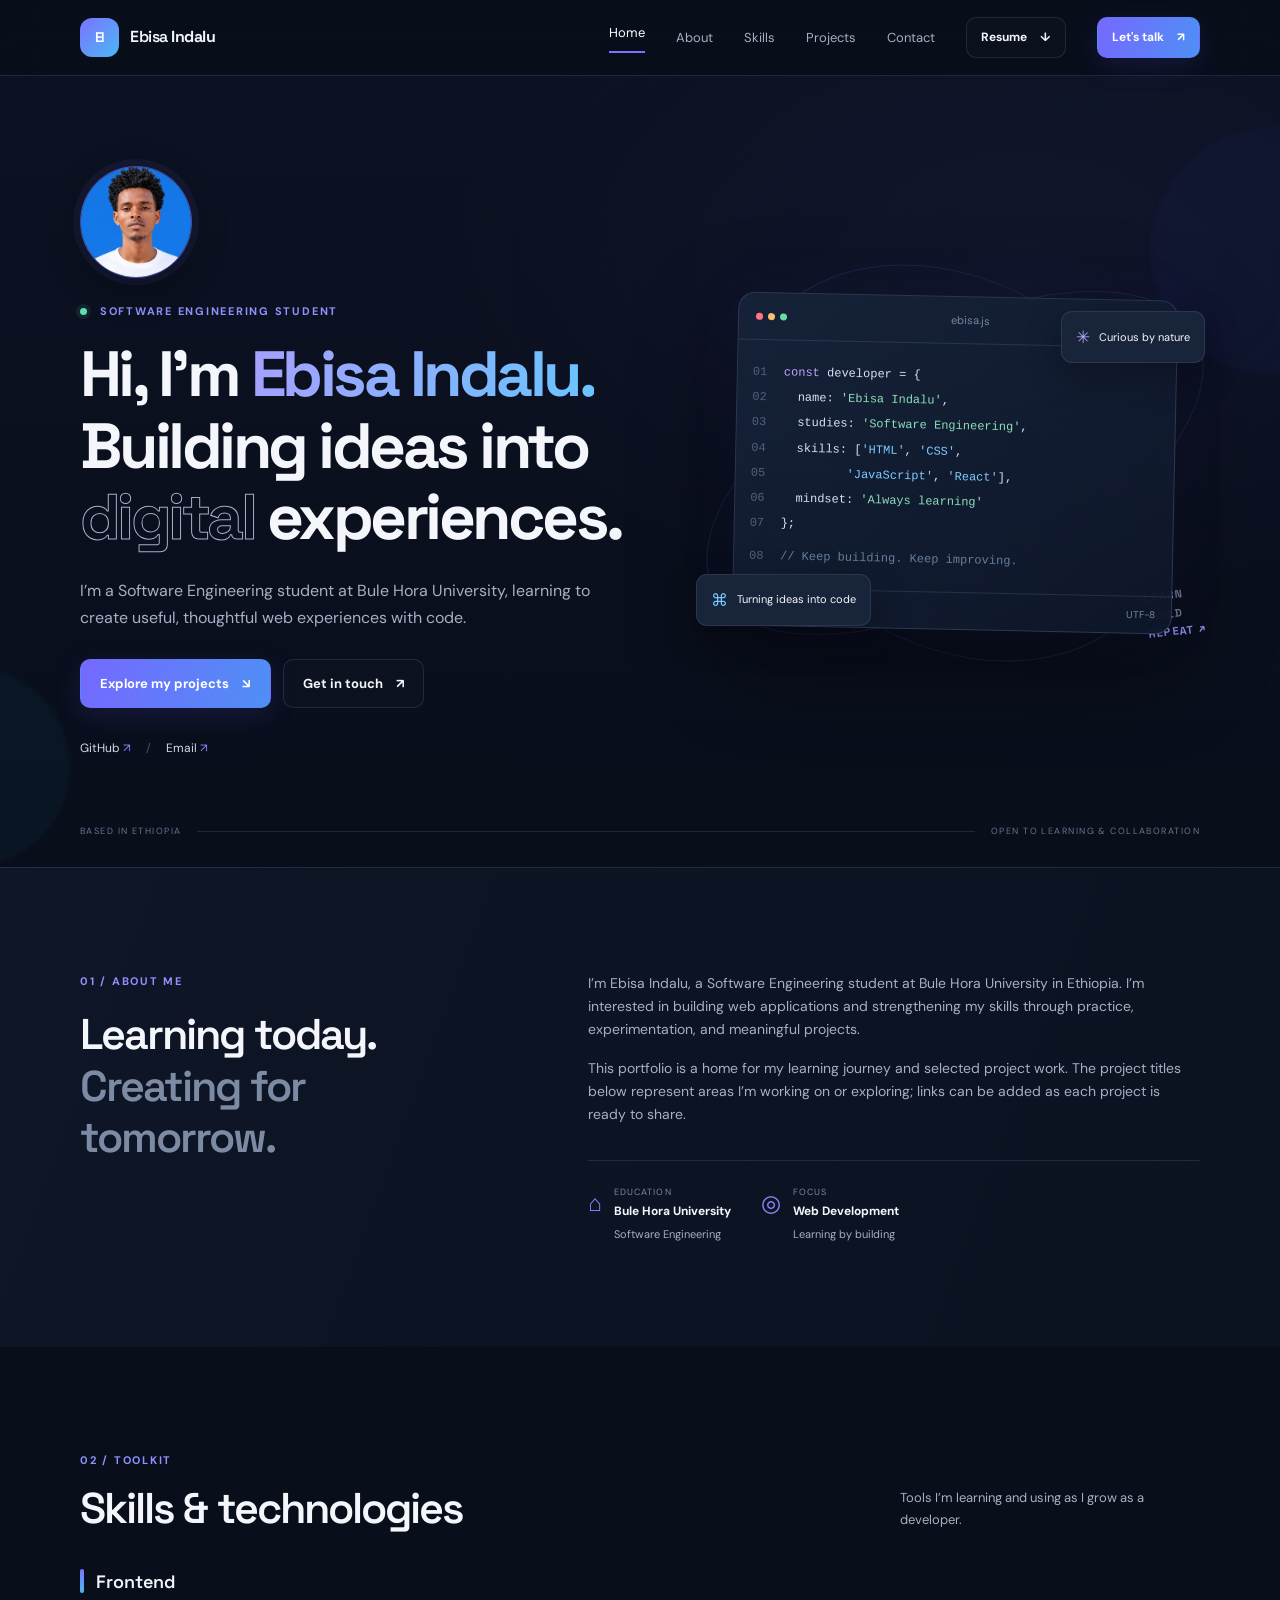
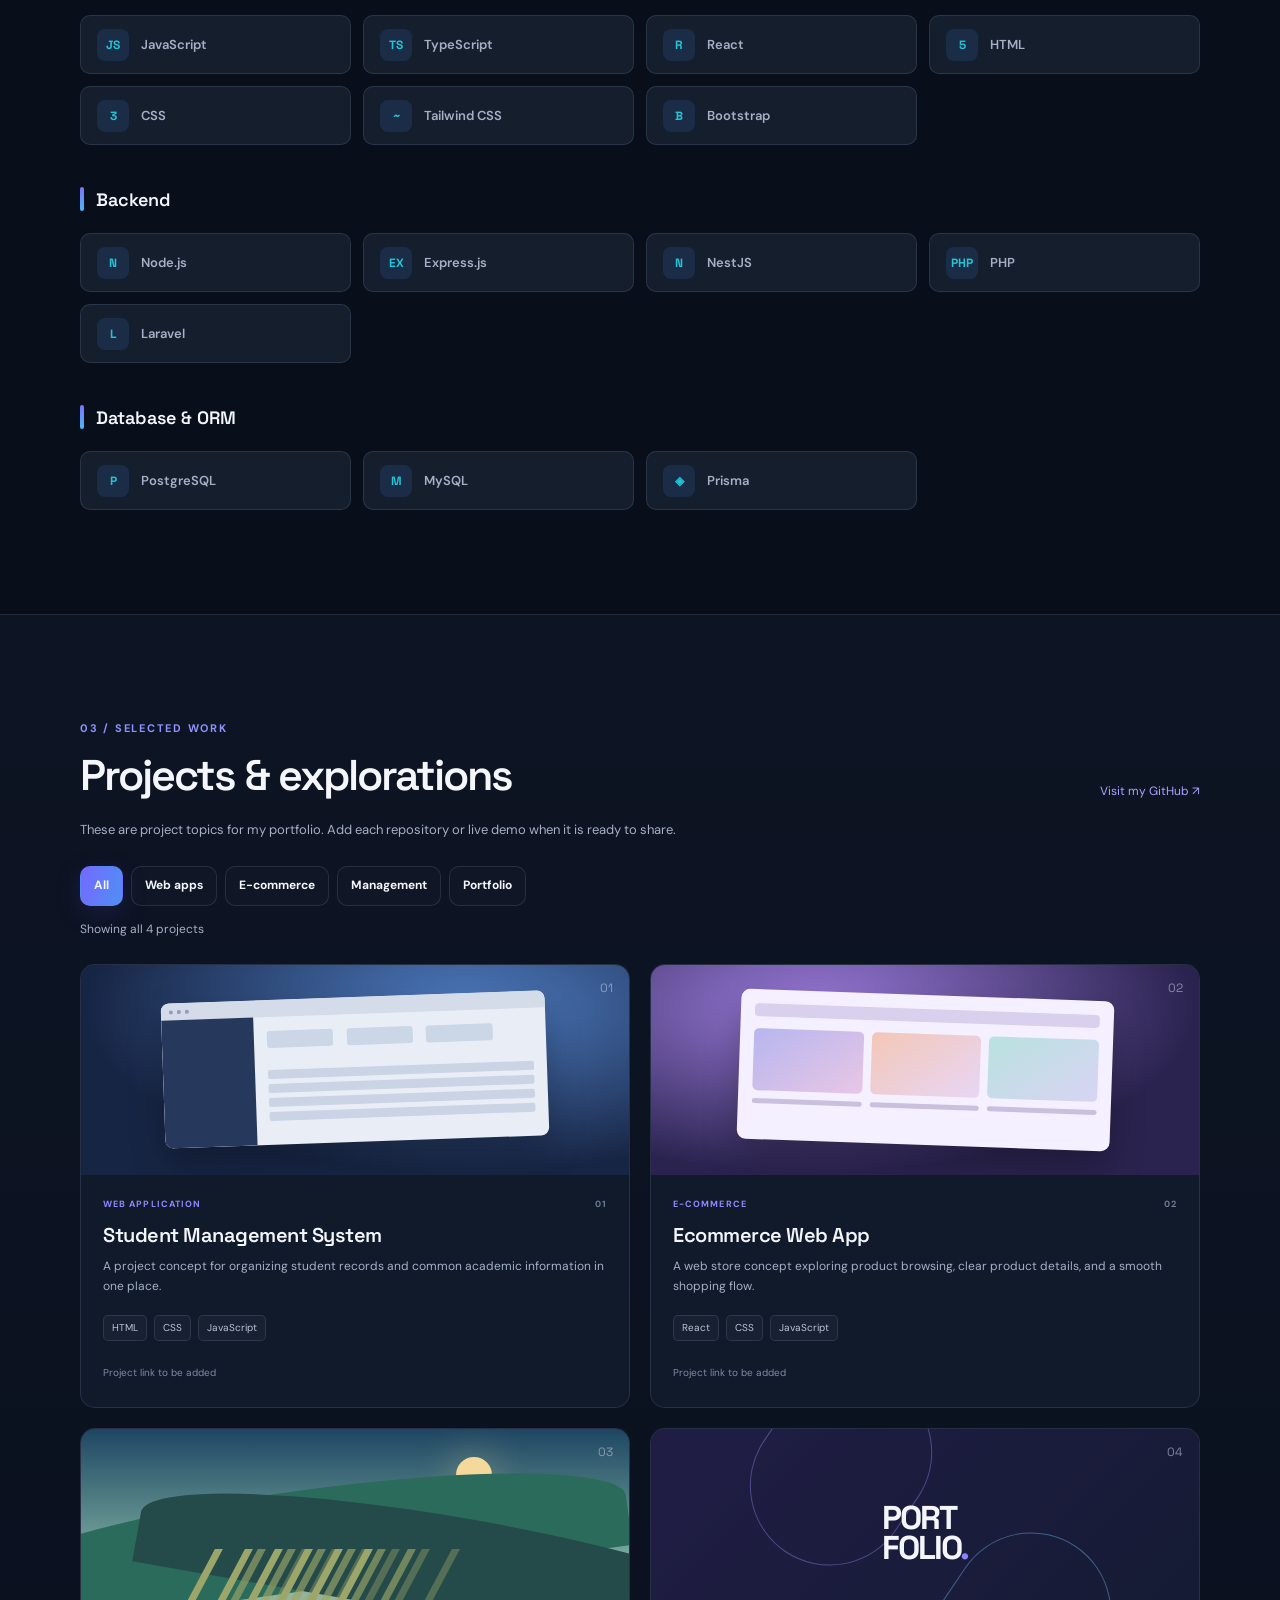
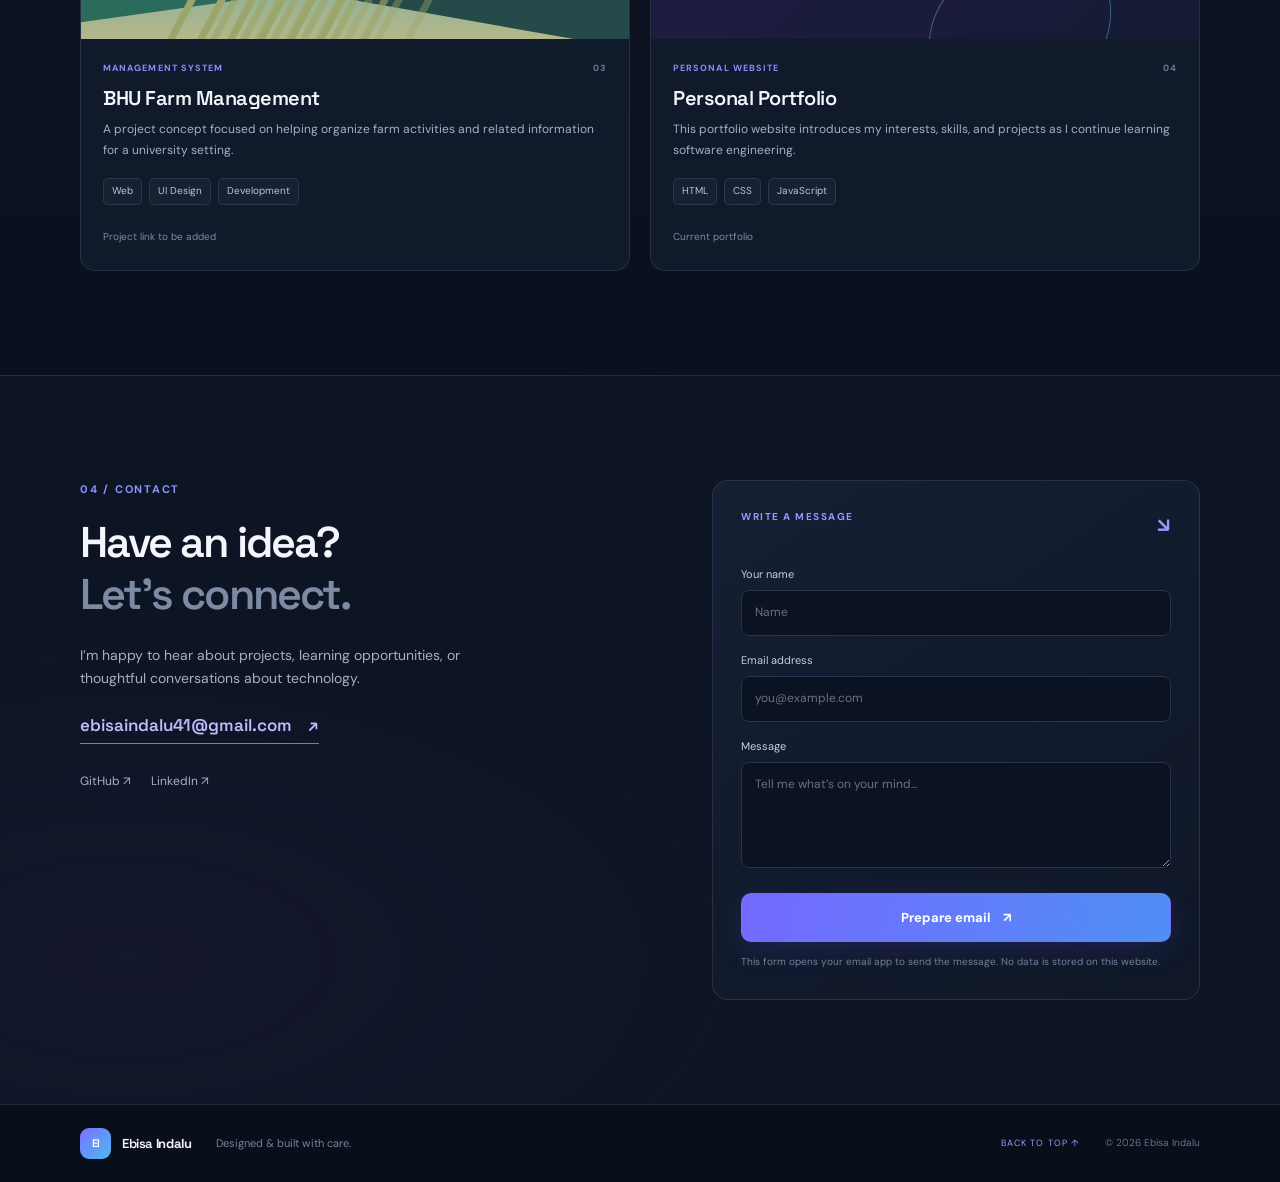
<file: index.html>
<!doctype html>
<html lang="en">

<head>
  <meta charset="utf-8">
  <meta name="viewport" content="width=device-width, initial-scale=1">
  <meta name="theme-color" content="#0b1020">
  <meta name="description" content="Portfolio of Ebisa Indalu, Software Engineering student at Bule Hora University.">
  <title>Ebisa Indalu | Software Engineering</title>
  <link rel="preconnect" href="https://fonts.googleapis.com">
  <link rel="preconnect" href="https://fonts.gstatic.com" crossorigin>
  <link
    href="https://fonts.googleapis.com/css2?family=DM+Sans:wght@400;500;600;700&family=Space+Grotesk:wght@400;500;600;700&display=swap"
    rel="stylesheet">
  <link rel="stylesheet" href="styles.css">
  <style>
    .profile-photo {
      position: relative;
      width: 112px;
      height: 112px;
      margin-bottom: 24px;
      display: grid;
      place-items: center;
      overflow: hidden;
      border: 1px solid #7b72ff88;
      border-radius: 50%;
      background: radial-gradient(circle at 30% 25%, #26365a, #10192a 72%);
      box-shadow: 0 0 0 7px #7b72ff12, 0 12px 36px #0005;
      color: #f4f6fc;
      font: 600 24px 'Space Grotesk', sans-serif
    }

    .profile-photo img {
      position: absolute;
      inset: 0;
      width: 100%;
      height: 100%;
      object-fit: cover;
      opacity: 0;
      transition: opacity .2s
    }

    .profile-photo.has-image img {
      opacity: 1
    }

    @media(max-width:680px) {
      .profile-photo {
        width: 96px;
        height: 96px;
        margin-bottom: 20px
      }
    }

    .skill-groups {
      display: grid;
      gap: 42px
    }

    .skill-group h3 {
      display: flex;
      align-items: center;
      gap: 12px;
      margin: 0 0 22px;
      font: 600 18px var(--display)
    }

    .skill-group h3::before {
      content: "";
      width: 4px;
      height: 24px;
      border-radius: 2px;
      background: linear-gradient(180deg, #7b72ff, #4bb8f4)
    }

    .skill-items {
      display: grid;
      grid-template-columns: repeat(4, minmax(0, 1fr));
      gap: 12px
    }

    .skill-item {
      min-height: 59px;
      display: flex;
      align-items: center;
      gap: 12px;
      padding: 10px 16px;
      border: 1px solid var(--line);
      border-radius: 10px;
      background: #141e2d;
      color: var(--muted);
      font-size: 13px;
      font-weight: 600;
      transition: border-color .2s, transform .2s
    }

    .skill-item:hover {
      transform: translateY(-2px);
      border-color: #4bb8f466
    }

    .skill-icon {
      flex: 0 0 32px;
      width: 32px;
      height: 32px;
      display: grid;
      place-items: center;
      border-radius: 8px;
      background: #1b2c46;
      color: #22c5d8;
      font: 700 12px var(--display)
    }

    @media(max-width:850px) {
      .skill-items {
        grid-template-columns: repeat(2, minmax(0, 1fr))
      }
    }

    @media(max-width:480px) {
      .skill-items {
        grid-template-columns: 1fr
      }

      .skill-groups {
        gap: 32px
      }
    }

    .project-filters {
      display: flex;
      flex-wrap: wrap;
      align-items: center;
      gap: 8px;
      margin-bottom: 14px
    }

    .project-filters .button {
      padding: 9px 13px;
      color: var(--text);
      font-size: 12px
    }

    .project-filter-status {
      margin: 0 0 24px;
      color: var(--muted);
      font-size: 12px
    }

    .projects-grid .project-card[hidden] {
      display: none !important
    }

    .nav-resume {
      white-space: nowrap
    }

    @media(max-width:480px) {
      .project-filters {
        gap: 7px
      }

      .project-filters .button {
        padding: 9px 10px
      }

      .nav-resume {
        display: inline-flex;
        justify-content: center;
        margin-top: 8px
      }
    }
  </style>
  <script src="script.js" defer></script>
</head>

<body>
  <a class="skip-link" href="#main">Skip to content</a>
  <header class="site-header">
    <nav class="nav container" aria-label="Main navigation">
      <a class="brand" href="#home" aria-label="Ebisa Indalu home"><span class="brand-mark">EI</span><span>Ebisa
          <b>Indalu</b></span></a>
      <button class="menu-toggle" aria-label="Open navigation menu" aria-expanded="false"
        aria-controls="nav-links"><span></span><span></span><span></span></button>
      <div class="nav-links" id="nav-links">
        <a href="#home" class="nav-link active">Home</a>
        <a href="#about" class="nav-link">About</a>
        <a href="#skills" class="nav-link">Skills</a>
        <a href="#projects" class="nav-link">Projects</a>
        <a href="#contact" class="nav-link">Contact</a>
        <a class="button button-small button-ghost nav-resume" href="resume.html" download="Ebisa-Indalu-Resume.html"
          aria-label="Download résumé">Resume <span aria-hidden="true">↓</span></a>
        <a class="button button-small button-primary nav-cta" href="#contact">Let's talk <span
            aria-hidden="true">↗</span></a>
      </div>
    </nav>
  </header>

  <main id="main">
    <section class="hero section" id="home">
      <div class="hero-glow glow-one"></div>
      <div class="hero-glow glow-two"></div>
      <div class="container hero-grid">
        <div class="hero-copy">
          <div class="profile-photo" role="img" aria-label="Profile picture of Ebisa Indalu"><span
              aria-hidden="true">EI</span><img src="images/profile.jpg" alt=""></div>
          <p class="eyebrow"><span class="status-dot"></span> SOFTWARE ENGINEERING STUDENT</p>
          <h1>Hi, I'm <span class="gradient-text">Ebisa Indalu.</span><br>Building ideas into <span
              class="outlined-text">digital</span> experiences.</h1>
          <p class="hero-description">I’m a Software Engineering student at Bule Hora University, learning to create
            useful, thoughtful web experiences with code.</p>
          <div class="hero-actions">
            <a class="button button-primary" href="#projects">Explore my projects <span aria-hidden="true">↘</span></a>
            <a class="button button-ghost" href="#contact">Get in touch <span aria-hidden="true">↗</span></a>
          </div>
          <div class="social-row">
            <a href="https://github.com/ebisa-i" target="_blank" rel="noreferrer" aria-label="GitHub profile">GitHub
              <span aria-hidden="true">↗</span></a>
            <span class="social-separator">/</span>
            <a href="https://mail.google.com/mail/?view=cm&amp;to=ebisaindalu41%40gmail.com" target="_blank"
              rel="noreferrer">Email <span aria-hidden="true">↗</span></a>
          </div>
        </div>
        <div class="hero-art" aria-label="Decorative code illustration">
          <div class="orbit orbit-a"></div>
          <div class="orbit orbit-b"></div>
          <div class="code-window">
            <div class="window-top">
              <div class="window-dots"><i></i><i></i><i></i></div><span>ebisa.js</span><span
                class="window-lock">●</span>
            </div>
            <div class="code-lines" aria-hidden="true">
              <p><span class="line-no">01</span><span class="code-purple">const</span> developer = {</p>
              <p><span class="line-no">02</span>&nbsp; name: <span class="code-green">'Ebisa Indalu'</span>,</p>
              <p><span class="line-no">03</span>&nbsp; studies: <span class="code-green">'Software Engineering'</span>,
              </p>
              <p><span class="line-no">04</span>&nbsp; skills: [<span class="code-blue">'HTML'</span>, <span
                  class="code-blue">'CSS'</span>,</p>
              <p><span class="line-no">05</span>&nbsp;&nbsp;&nbsp;&nbsp;&nbsp;&nbsp;&nbsp;&nbsp;&nbsp;<span
                  class="code-blue">'JavaScript'</span>, <span class="code-blue">'React'</span>],</p>
              <p><span class="line-no">06</span>&nbsp; mindset: <span class="code-green">'Always learning'</span></p>
              <p><span class="line-no">07</span>};</p>
              <p class="code-comment"><span class="line-no">08</span>// Keep building. Keep improving.</p>
            </div>
            <div class="window-footer"><span><i></i> Ready to build</span><span>UTF-8</span></div>
          </div>
          <div class="floating-chip chip-top"><span class="chip-icon">✳</span> Curious by nature</div>
          <div class="floating-chip chip-bottom"><span class="chip-icon chip-blue">⌘</span> Turning ideas into code
          </div>
          <div class="hero-stamp">LEARN<br>BUILD<br><span>REPEAT ↗</span></div>
        </div>
      </div>
      <div class="container hero-bottom"><span>BASED IN ETHIOPIA</span><span class="hero-bottom-line"></span><span>OPEN
          TO LEARNING & COLLABORATION</span></div>
    </section>

    <section class="section about-section" id="about">
      <div class="container two-column">
        <div>
          <p class="eyebrow">01 / ABOUT ME</p>
          <h2>Learning today.<br><span class="muted-heading">Creating for tomorrow.</span></h2>
        </div>
        <div class="about-copy">
          <p>I’m Ebisa Indalu, a Software Engineering student at Bule Hora University in Ethiopia. I’m interested in
            building web applications and strengthening my skills through practice, experimentation, and meaningful
            projects.</p>
          <p>This portfolio is a home for my learning journey and selected project work. The project titles below
            represent areas I’m working on or exploring; links can be added as each project is ready to share.</p>
          <div class="info-strip">
            <div class="info-item"><span class="info-icon">⌂</span>
              <div><small>EDUCATION</small><strong>Bule Hora University</strong><span>Software Engineering</span></div>
            </div>
            <div class="info-item"><span class="info-icon">◎</span>
              <div><small>FOCUS</small><strong>Web Development</strong><span>Learning by building</span></div>
            </div>
          </div>
        </div>
      </div>
    </section>

    <section class="section skills-section" id="skills">
      <div class="container">
        <div class="section-heading">
          <div>
            <p class="eyebrow">02 / TOOLKIT</p>
            <h2>Skills & technologies</h2>
          </div>
          <p class="section-note">Tools I’m learning and using as I grow as a developer.</p>
        </div>
        <div class="skill-groups">
          <section class="skill-group" aria-labelledby="frontend-skills">
            <h3 id="frontend-skills">Frontend</h3>
            <div class="skill-items">
              <div class="skill-item"><span class="skill-icon" aria-hidden="true">JS</span><span>JavaScript</span></div>
              <div class="skill-item"><span class="skill-icon" aria-hidden="true">TS</span><span>TypeScript</span></div>
              <div class="skill-item"><span class="skill-icon" aria-hidden="true">R</span><span>React</span></div>
              <div class="skill-item"><span class="skill-icon" aria-hidden="true">5</span><span>HTML</span></div>
              <div class="skill-item"><span class="skill-icon" aria-hidden="true">3</span><span>CSS</span></div>
              <div class="skill-item"><span class="skill-icon" aria-hidden="true">~</span><span>Tailwind CSS</span>
              </div>
              <div class="skill-item"><span class="skill-icon" aria-hidden="true">B</span><span>Bootstrap</span></div>
            </div>
          </section>
          <section class="skill-group" aria-labelledby="backend-skills">
            <h3 id="backend-skills">Backend</h3>
            <div class="skill-items">
              <div class="skill-item"><span class="skill-icon" aria-hidden="true">N</span><span>Node.js</span></div>
              <div class="skill-item"><span class="skill-icon" aria-hidden="true">EX</span><span>Express.js</span></div>
              <div class="skill-item"><span class="skill-icon" aria-hidden="true">N</span><span>NestJS</span></div>
              <div class="skill-item"><span class="skill-icon" aria-hidden="true">PHP</span><span>PHP</span></div>
              <div class="skill-item"><span class="skill-icon" aria-hidden="true">L</span><span>Laravel</span></div>
            </div>
          </section>
          <section class="skill-group" aria-labelledby="database-skills">
            <h3 id="database-skills">Database &amp; ORM</h3>
            <div class="skill-items">
              <div class="skill-item"><span class="skill-icon" aria-hidden="true">P</span><span>PostgreSQL</span></div>
              <div class="skill-item"><span class="skill-icon" aria-hidden="true">M</span><span>MySQL</span></div>
              <div class="skill-item"><span class="skill-icon" aria-hidden="true">◈</span><span>Prisma</span></div>
            </div>
          </section>
        </div>
      </div>
    </section>

    <section class="section projects-section" id="projects">
      <div class="container">
        <div class="section-heading">
          <div>
            <p class="eyebrow">03 / SELECTED WORK</p>
            <h2>Projects & explorations</h2>
          </div>
          <a class="text-link" href="https://github.com/ebisa-i" target="_blank" rel="noreferrer">Visit my GitHub
            <span aria-hidden="true">↗</span></a>
        </div>
        <p class="projects-intro">These are project topics for my portfolio. Add each repository or live demo when it is
          ready to share.</p>
        <div class="project-filters" role="group" aria-label="Filter projects">
          <button class="button button-small button-primary project-filter" type="button" data-filter="all"
            aria-pressed="true">All</button>
          <button class="button button-small button-ghost project-filter" type="button" data-filter="web-app"
            aria-pressed="false">Web apps</button>
          <button class="button button-small button-ghost project-filter" type="button" data-filter="ecommerce"
            aria-pressed="false">E-commerce</button>
          <button class="button button-small button-ghost project-filter" type="button" data-filter="management"
            aria-pressed="false">Management</button>
          <button class="button button-small button-ghost project-filter" type="button" data-filter="portfolio"
            aria-pressed="false">Portfolio</button>
        </div>
        <p class="project-filter-status" id="project-filter-status" aria-live="polite">Showing all 4 projects</p>
        <div class="projects-grid">
          <article class="project-card" data-category="web-app">
            <div class="project-visual visual-students">
              <div class="mock-browser">
                <div class="mock-bar"><i></i><i></i><i></i></div>
                <div class="mock-content">
                  <div class="mock-sidebar"></div>
                  <div class="mock-main"><b></b><b></b><b></b>
                    <div class="mock-table"><i></i><i></i><i></i><i></i></div>
                  </div>
                </div>
              </div><span class="visual-index">01</span>
            </div>
            <div class="project-body">
              <div class="project-meta"><span>WEB APPLICATION</span><span>01</span></div>
              <h3>Student Management System</h3>
              <p>A project concept for organizing student records and common academic information in one place.</p>
              <div class="tag-row"><span>HTML</span><span>CSS</span><span>JavaScript</span></div><span
                class="project-status">Project link to be added</span>
            </div>
          </article>
          <article class="project-card" data-category="ecommerce">
            <div class="project-visual visual-shop">
              <div class="shop-layout">
                <div class="shop-head"></div>
                <div class="shop-products"><i></i><i></i><i></i></div>
                <div class="shop-lines"><b></b><b></b><b></b></div>
              </div><span class="visual-index">02</span>
            </div>
            <div class="project-body">
              <div class="project-meta"><span>E-COMMERCE</span><span>02</span></div>
              <h3>Ecommerce Web App</h3>
              <p>A web store concept exploring product browsing, clear product details, and a smooth shopping flow.</p>
              <div class="tag-row"><span>React</span><span>CSS</span><span>JavaScript</span></div><span
                class="project-status">Project link to be added</span>
            </div>
          </article>
          <article class="project-card" data-category="management">
            <div class="project-visual visual-farm">
              <div class="farm-sun"></div>
              <div class="farm-hill hill-one"></div>
              <div class="farm-hill hill-two"></div>
              <div class="farm-row row-one"></div>
              <div class="farm-row row-two"></div>
              <div class="farm-row row-three"></div><span class="visual-index">03</span>
            </div>
            <div class="project-body">
              <div class="project-meta"><span>MANAGEMENT SYSTEM</span><span>03</span></div>
              <h3>BHU Farm Management</h3>
              <p>A project concept focused on helping organize farm activities and related information for a university
                setting.</p>
              <div class="tag-row"><span>Web</span><span>UI Design</span><span>Development</span></div><span
                class="project-status">Project link to be added</span>
            </div>
          </article>
          <article class="project-card" data-category="portfolio">
            <div class="project-visual visual-portfolio">
              <div class="portfolio-shape shape-one"></div>
              <div class="portfolio-shape shape-two"></div>
              <div class="portfolio-type">PORT<br>FOLIO<span>.</span></div><span class="visual-index">04</span>
            </div>
            <div class="project-body">
              <div class="project-meta"><span>PERSONAL WEBSITE</span><span>04</span></div>
              <h3>Personal Portfolio</h3>
              <p>This portfolio website introduces my interests, skills, and projects as I continue learning software
                engineering.</p>
              <div class="tag-row"><span>HTML</span><span>CSS</span><span>JavaScript</span></div><span
                class="project-status">Current portfolio</span>
            </div>
          </article>
        </div>
      </div>
    </section>

    <section class="section contact-section" id="contact">
      <div class="container contact-grid">
        <div class="contact-copy">
          <p class="eyebrow">04 / CONTACT</p>
          <h2>Have an idea?<br><span class="muted-heading">Let’s connect.</span></h2>
          <p>I’m happy to hear about projects, learning opportunities, or thoughtful conversations about technology.</p>
          <a class="contact-email" href="https://mail.google.com/mail/?view=cm&amp;to=ebisaindalu41%40gmail.com"
            target="_blank" rel="noreferrer">ebisaindalu41@gmail.com <span aria-hidden="true">↗</span></a>
          <div class="contact-links"><a href="https://github.com/ebisa-i" target="_blank" rel="noreferrer">GitHub
              ↗</a><a href="https://www.linkedin.com/in/ebisa-indalu-3b764b37a" target="_blank" rel="noreferrer"
              aria-label="LinkedIn profile">LinkedIn ↗</a></div>
        </div>
        <form class="contact-form" id="contact-form">
          <div class="form-heading"><span>WRITE A MESSAGE</span><span class="form-mark">↘</span></div>
          <label for="name">Your name</label><input id="name" name="name" autocomplete="name" required
            placeholder="Name">
          <label for="sender-email">Email address</label><input id="sender-email" name="email" type="email"
            autocomplete="email" required placeholder="you@example.com">
          <label for="message">Message</label><textarea id="message" name="message" rows="4" required
            placeholder="Tell me what’s on your mind..."></textarea>
          <button class="button button-primary submit-button" type="submit">Prepare email <span
              aria-hidden="true">↗</span></button>
          <p class="form-note" id="form-note" role="status">This form opens your email app to send the message. No data
            is stored on this website.</p>
        </form>
      </div>
    </section>
  </main>
  <footer class="site-footer">
    <div class="container footer-inner"><a class="brand footer-brand" href="#home"><span
          class="brand-mark">EI</span><span>Ebisa <b>Indalu</b></span></a>
      <p>Designed & built with care.</p><a href="#home" class="back-top">BACK TO TOP ↑</a><span class="copyright">©
        <span id="year"></span> Ebisa Indalu</span>
    </div>
  </footer>
</body>

</html>
</file>
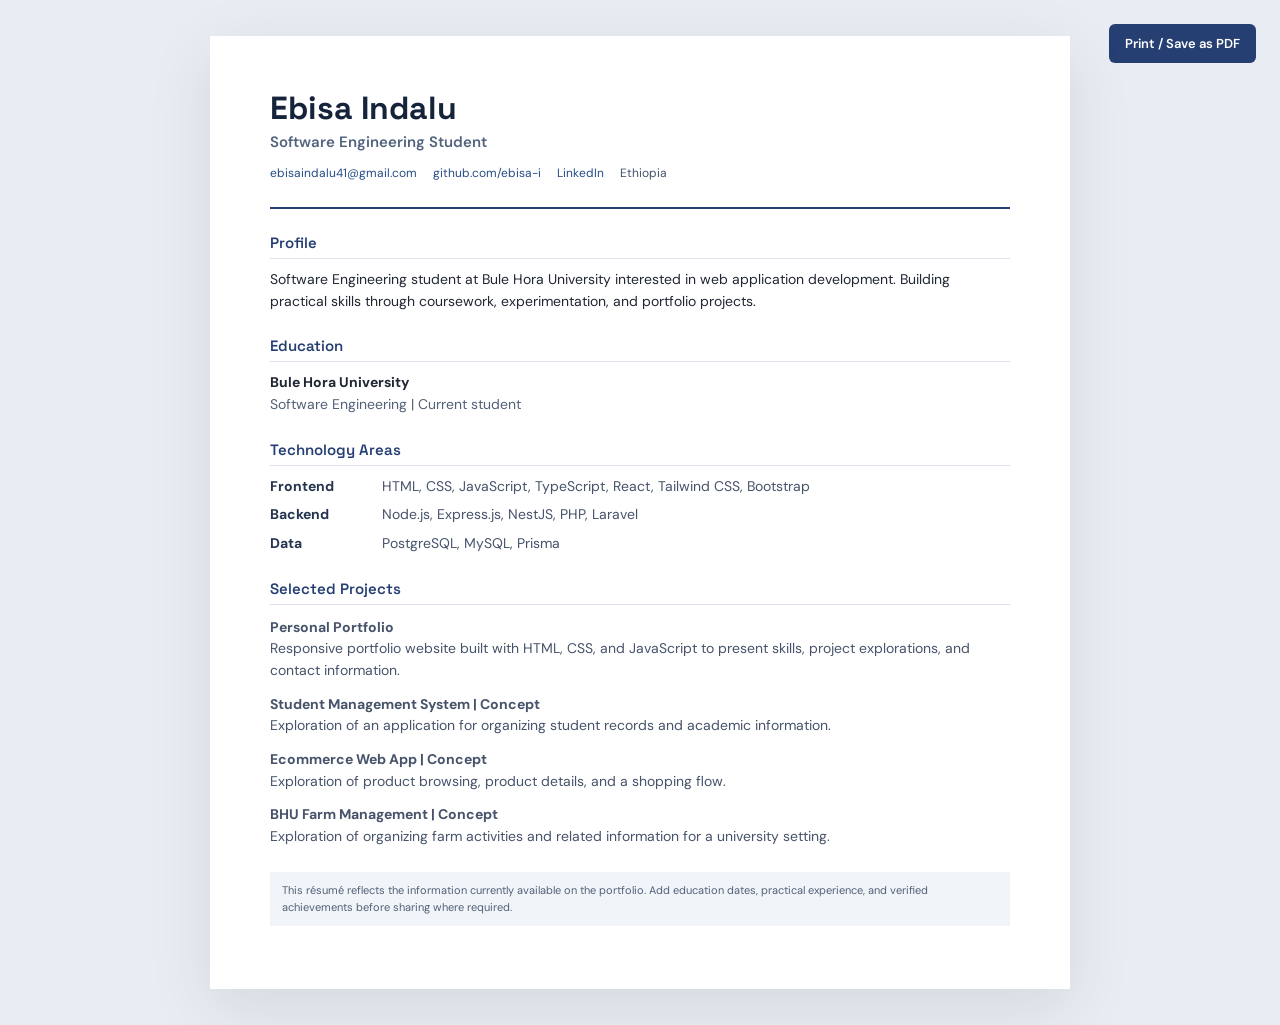
<file: resume.html>
<!doctype html>
<html lang="en">

<head>
    <meta charset="utf-8">
    <meta name="viewport" content="width=device-width, initial-scale=1">
    <meta name="description" content="Résumé of Ebisa Indalu, Software Engineering student.">
    <title>Ebisa Indalu | Resume</title>
    <link rel="preconnect" href="https://fonts.googleapis.com">
    <link rel="preconnect" href="https://fonts.gstatic.com" crossorigin>
    <link
        href="https://fonts.googleapis.com/css2?family=DM+Sans:wght@400;500;600;700&family=Space+Grotesk:wght@500;600;700&display=swap"
        rel="stylesheet">
    <style>
        * {
            box-sizing: border-box
        }

        body {
            margin: 0;
            background: #e9edf3;
            color: #202633;
            font: 14px/1.55 'DM Sans', sans-serif
        }

        .resume {
            position: relative;
            width: min(860px, calc(100% - 32px));
            margin: 36px auto;
            padding: 52px 60px;
            background: #fff;
            box-shadow: 0 18px 60px #1720331a
        }

        .print-button {
            position: fixed;
            right: 24px;
            top: 24px;
            padding: 11px 16px;
            border: 0;
            border-radius: 6px;
            background: #263f73;
            color: #fff;
            font: 600 13px 'DM Sans', sans-serif;
            cursor: pointer
        }

        .resume-header {
            padding-bottom: 24px;
            border-bottom: 2px solid #263f73
        }

        h1,
        h2,
        p {
            margin-top: 0
        }

        h1 {
            margin-bottom: 3px;
            font: 700 32px 'Space Grotesk', sans-serif;
            color: #16243b
        }

        .role {
            margin: 0 0 10px;
            color: #52637d;
            font-size: 15px;
            font-weight: 600
        }

        .contact {
            display: flex;
            flex-wrap: wrap;
            gap: 5px 16px;
            color: #43516a;
            font-size: 12px
        }

        a {
            color: #264c85;
            text-decoration: none
        }

        .resume-section {
            margin-top: 24px
        }

        h2 {
            margin-bottom: 10px;
            padding-bottom: 6px;
            border-bottom: 1px solid #dce2eb;
            color: #263f73;
            font: 600 15px 'Space Grotesk', sans-serif
        }

        .resume-section p {
            margin-bottom: 0
        }

        .education-title,
        .project-title {
            margin: 0 0 3px;
            font-weight: 700;
            color: #202633
        }

        .subtle {
            margin: 0;
            color: #526078
        }

        .skill-list {
            display: grid;
            grid-template-columns: 100px 1fr;
            gap: 7px 12px;
            margin: 0
        }

        .skill-list dt {
            font-weight: 700;
            color: #25344f
        }

        .skill-list dd {
            margin: 0;
            color: #46536a
        }

        .project {
            margin-top: 12px
        }

        .project p {
            color: #46536a
        }

        .note {
            margin-top: 24px;
            padding: 10px 12px;
            background: #f1f4f8;
            color: #526078;
            font-size: 11px
        }

        @media(max-width:600px) {
            .resume {
                margin: 12px auto;
                padding: 28px 22px
            }

            h1 {
                font-size: 26px
            }

            .contact {
                gap: 4px 10px
            }

            .skill-list {
                grid-template-columns: 1fr;
                gap: 2px
            }

            .skill-list dd {
                margin-bottom: 8px
            }

            .print-button {
                position: static;
                display: block;
                margin: 12px auto
            }
        }

        @media print {
            @page {
                size: A4;
                margin: 14mm
            }

            body {
                background: #fff;
                font-size: 11pt
            }

            .resume {
                width: auto;
                margin: 0;
                padding: 0;
                box-shadow: none
            }

            .print-button {
                display: none
            }

            .resume-header {
                break-inside: avoid
            }

            .resume-section {
                break-inside: avoid
            }

            a {
                color: inherit
            }
        }
    </style>
</head>

<body>
    <button class="print-button" type="button" onclick="window.print()">Print / Save as PDF</button>
    <main class="resume">
        <header class="resume-header">
            <div>
                <h1>Ebisa Indalu</h1>
                <p class="role">Software Engineering Student</p>
                <div class="contact">
                    <a href="https://mail.google.com/mail/?view=cm&amp;to=ebisaindalu41%40gmail.com" target="_blank"
                        rel="noreferrer">ebisaindalu41@gmail.com</a>
                    <a href="https://github.com/ebisa-i">github.com/ebisa-i</a>
                    <a href="https://www.linkedin.com/in/ebisa-indalu-3b764b37a">LinkedIn</a>
                    <span>Ethiopia</span>
                </div>
            </div>
        </header>

        <section class="resume-section">
            <h2>Profile</h2>
            <p>Software Engineering student at Bule Hora University interested in web application development. Building
                practical skills through coursework, experimentation, and portfolio projects.</p>
        </section>

        <section class="resume-section">
            <h2>Education</h2>
            <p class="education-title">Bule Hora University</p>
            <p class="subtle">Software Engineering | Current student</p>
        </section>

        <section class="resume-section">
            <h2>Technology Areas</h2>
            <dl class="skill-list">
                <dt>Frontend</dt>
                <dd>HTML, CSS, JavaScript, TypeScript, React, Tailwind CSS, Bootstrap</dd>
                <dt>Backend</dt>
                <dd>Node.js, Express.js, NestJS, PHP, Laravel</dd>
                <dt>Data</dt>
                <dd>PostgreSQL, MySQL, Prisma</dd>
            </dl>
        </section>

        <section class="resume-section">
            <h2>Selected Projects</h2>
            <article class="project">
                <p class="project-title">Personal Portfolio</p>
                <p>Responsive portfolio website built with HTML, CSS, and JavaScript to present skills, project
                    explorations, and contact information.</p>
            </article>
            <article class="project">
                <p class="project-title">Student Management System | Concept</p>
                <p>Exploration of an application for organizing student records and academic information.</p>
            </article>
            <article class="project">
                <p class="project-title">Ecommerce Web App | Concept</p>
                <p>Exploration of product browsing, product details, and a shopping flow.</p>
            </article>
            <article class="project">
                <p class="project-title">BHU Farm Management | Concept</p>
                <p>Exploration of organizing farm activities and related information for a university setting.</p>
            </article>
        </section>

        <p class="note">This résumé reflects the information currently available on the portfolio. Add education dates,
            practical experience, and verified achievements before sharing where required.</p>
    </main>
    <script>
        document.querySelector(".print-button").addEventListener("click", () => window.print());
    </script>
</body>

</html>
</file>
<file: styles.css>
:root{--bg:#090e1b;--panel:#10192a;--panel2:#121f33;--text:#f4f6fc;--muted:#a5b0c5;--dim:#68758e;--accent:#7b72ff;--accent2:#4bb8f4;--line:rgba(173,190,224,.14);--font:'DM Sans',sans-serif;--display:'Space Grotesk',sans-serif}*{box-sizing:border-box}html{scroll-behavior:smooth;scroll-padding-top:88px}body{margin:0;background:var(--bg);color:var(--text);font-family:var(--font);line-height:1.65}a{color:inherit;text-decoration:none}button,input,textarea{font:inherit}.container{width:min(1120px,calc(100% - 48px));margin-inline:auto}.section{padding:104px 0}.site-header{height:76px;position:sticky;top:0;z-index:20;background:rgba(9,14,27,.86);backdrop-filter:blur(18px);border-bottom:1px solid var(--line)}.nav{height:100%;display:flex;align-items:center;justify-content:space-between}.brand{display:inline-flex;align-items:center;gap:11px;font-family:var(--display);font-weight:600;letter-spacing:-.03em}.brand b{font-weight:700}.brand-mark{display:grid;place-items:center;width:39px;height:39px;border-radius:12px;background:linear-gradient(135deg,var(--accent),var(--accent2));font-size:14px;color:white;letter-spacing:-.08em}.nav-links{display:flex;align-items:center;gap:31px}.nav-link{font-size:13px;color:var(--muted);transition:color .2s}.nav-link:hover,.nav-link.active{color:white}.nav-link.active:after{content:"";display:block;height:2px;background:var(--accent);margin-top:8px}.button{display:inline-flex;align-items:center;justify-content:center;gap:13px;padding:13px 19px;border-radius:10px;font-weight:700;font-size:13px;border:1px solid transparent;transition:transform .2s,background .2s,border-color .2s;cursor:pointer}.button:hover{transform:translateY(-2px)}.button-primary{background:linear-gradient(105deg,#7569ff,#4f8ff5);color:#fff;box-shadow:0 8px 28px #655aff25}.button-ghost{border-color:var(--line);background:#ffffff04}.button-ghost:hover{border-color:#8279ff}.button-small{padding:10px 14px;font-size:12px}.menu-toggle{display:none;background:none;border:0;color:white}.hero{position:relative;overflow:hidden;padding:90px 0 28px;min-height:640px;background:radial-gradient(ellipse at 80% 25%,#20214a45,transparent 40%),linear-gradient(180deg,#0c1222,#090e1b)}.hero-grid{position:relative;z-index:1;display:grid;grid-template-columns:1.08fr .92fr;gap:55px;align-items:center}.eyebrow{font-size:11px;letter-spacing:.16em;font-weight:700;color:#8e91ff;margin:0 0 19px}.status-dot{display:inline-block;width:7px;height:7px;border-radius:50%;background:#61dfb0;margin-right:8px;box-shadow:0 0 0 4px #61dfb018}.hero h1{font:700 clamp(38px,5.2vw,64px)/1.12 var(--display);letter-spacing:-.055em;margin:0;max-width:650px}.gradient-text{background:linear-gradient(100deg,#a6a0ff,#69c4ff);color:transparent;background-clip:text}.outlined-text{color:transparent;-webkit-text-stroke:1px #a4b0cb}.hero-description{max-width:540px;color:var(--muted);font-size:16px;margin:24px 0 28px}.hero-actions{display:flex;gap:12px;flex-wrap:wrap}.social-row{display:flex;align-items:center;gap:15px;margin-top:31px;font-size:12px;color:#d3d9e7}.social-row a:hover,.text-link:hover{color:#a6a0ff}.social-row a span{color:#8c83ff}.social-separator{color:#44516a}.hero-art{position:relative;min-height:380px;display:grid;place-items:center}.code-window{width:min(100%,440px);position:relative;z-index:2;border:1px solid #8592c13b;background:linear-gradient(145deg,#17233aee,#0e1729f7);border-radius:17px;overflow:hidden;box-shadow:0 30px 100px #0007,0 0 60px #6863ff12;transform:rotate(1.2deg)}.window-top{height:47px;border-bottom:1px solid var(--line);display:flex;align-items:center;justify-content:space-between;padding:0 17px;color:#7786a2;font-size:11px}.window-dots{display:flex;gap:5px}.window-dots i{width:7px;height:7px;border-radius:50%;background:#ff777e}.window-dots i:nth-child(2){background:#f9c36b}.window-dots i:nth-child(3){background:#69dba4}.window-lock{color:#6cddb4}.code-lines{padding:20px 15px 18px;font:12px/2.1 ui-monospace,SFMono-Regular,Menlo,monospace;color:#d8e1f4;white-space:nowrap}.code-lines p{margin:0}.line-no{display:inline-block;width:31px;color:#4f607d;user-select:none}.code-purple{color:#c2a1ff}.code-green{color:#8cddb9}.code-blue{color:#7ecbff}.code-comment{color:#667d9c;margin-top:8px!important}.window-footer{border-top:1px solid var(--line);padding:10px 16px;display:flex;justify-content:space-between;color:#7686a0;font-size:10px}.window-footer i{display:inline-block;width:6px;height:6px;border-radius:50%;background:#59d5a3;margin-right:6px}.orbit{position:absolute;border:1px solid #7770ff24;border-radius:50%;width:360px;height:360px}.orbit-a{transform:rotate(34deg) scaleX(1.3)}.orbit-b{transform:rotate(-28deg) scaleX(1.3);width:420px;height:260px}.floating-chip{position:absolute;z-index:3;display:flex;align-items:center;gap:9px;padding:11px 14px;background:#18243a;border:1px solid #aab6d222;border-radius:11px;font-size:11px;box-shadow:0 12px 35px #0004}.chip-top{top:38px;right:-5px}.chip-bottom{bottom:27px;left:-14px}.chip-icon{font-size:17px;color:#b7a8ff}.chip-blue{color:#79c7ff}.hero-stamp{position:absolute;right:-5px;bottom:12px;color:#7884a1;font:700 11px/1.7 var(--display);letter-spacing:.12em;transform:rotate(-7deg)}.hero-stamp span{color:#9d95ff}.hero-bottom{display:flex;align-items:center;gap:16px;margin-top:65px;color:#68758e;font-size:9px;letter-spacing:.16em}.hero-bottom-line{height:1px;background:var(--line);flex:1}.about-section{border-top:1px solid var(--line);background:linear-gradient(110deg,#0e1627,#0b1220)}.two-column{display:grid;grid-template-columns:.8fr 1.2fr;gap:100px}.section h2{font:600 clamp(30px,3.7vw,43px)/1.2 var(--display);letter-spacing:-.045em;margin:0}.muted-heading{color:#7d8aa4}.about-copy>p{color:var(--muted);font-size:14px;margin:0 0 16px}.info-strip{display:flex;gap:30px;margin-top:33px;padding-top:24px;border-top:1px solid var(--line)}.info-item{display:flex;gap:12px;align-items:flex-start}.info-icon{font-size:23px;color:#8f86ff}.info-item div{display:grid}.info-item small{font-size:9px;color:#7c8aa4;letter-spacing:.12em}.info-item strong{font-size:12px;margin:3px 0}.info-item span:last-child{font-size:11px;color:var(--muted)}.skills-section{background:#090e1b}.section-heading{display:flex;align-items:end;justify-content:space-between;gap:30px;margin-bottom:35px}.section-heading .eyebrow{margin-bottom:13px}.section-note{color:var(--muted);font-size:13px;max-width:300px;margin:0 0 4px}.skills-grid{display:grid;grid-template-columns:repeat(4,1fr);gap:14px}.skill-card{background:linear-gradient(145deg,#141f33,#0e1728);border:1px solid var(--line);border-radius:14px;padding:25px 22px;transition:transform .2s,border-color .2s}.skill-card:hover,.project-card:hover{transform:translateY(-4px);border-color:#8279ff66}.skill-symbol{display:grid;place-items:center;width:44px;height:44px;border-radius:12px;margin-bottom:22px;font-weight:700;font-size:19px}.html-symbol{background:#ff754d20;color:#ff805e}.css-symbol{background:#4f8ff522;color:#72aaff}.js-symbol{background:#f1d85b20;color:#f1d85b;font-size:15px}.react-symbol{background:#52c9ff1c;color:#67d5ff;font-size:29px}.skill-card h3{font:600 16px var(--display);margin:0 0 5px}.skill-card p{font-size:11px;color:var(--muted);margin:0}.projects-section{background:linear-gradient(180deg,#0d1423,#0a101e);border-top:1px solid var(--line)}.text-link{font-size:12px;color:#aaa3ff;white-space:nowrap}.projects-intro{color:var(--muted);font-size:13px;margin:-18px 0 26px}.projects-grid{display:grid;grid-template-columns:repeat(2,1fr);gap:20px}.project-card{overflow:hidden;border:1px solid var(--line);background:#101a2b;border-radius:15px;transition:transform .25s,border-color .25s}.project-visual{height:210px;position:relative;overflow:hidden;display:grid;place-items:center;background:#182743}.visual-index{position:absolute;top:15px;right:16px;color:#c1c9dd99;font:12px var(--display)}.mock-browser{width:70%;height:145px;background:#e9edf6;border-radius:8px;overflow:hidden;box-shadow:0 16px 35px #0004;transform:rotate(-2deg)}.mock-bar{height:17px;background:#d4dbe9;display:flex;align-items:center;gap:4px;padding:0 8px}.mock-bar i{width:4px;height:4px;border-radius:50%;background:#929eb7}.mock-content{display:flex;height:calc(100% - 17px)}.mock-sidebar{width:24%;background:#26385b}.mock-main{flex:1;padding:13px}.mock-main>b{display:inline-block;width:25%;height:17px;background:#cbd6e7;margin-right:5%;border-radius:3px}.mock-table{margin-top:14px;display:grid;gap:5px}.mock-table i{height:9px;background:#cbd4e4;border-radius:2px}.visual-students{background:radial-gradient(at 70% 20%,#4e7bc0,#172544 70%)}.visual-shop{background:radial-gradient(at 30% 20%,#9b7bdb,#2a234f 70%)}.shop-layout{width:68%;height:150px;background:#f5f0ff;border-radius:9px;padding:14px;box-shadow:0 15px 35px #0004;transform:rotate(2deg)}.shop-head{height:13px;background:#d9d0ed;border-radius:4px;margin-bottom:12px}.shop-products{display:flex;gap:8px}.shop-products i{height:62px;flex:1;border-radius:5px;background:linear-gradient(145deg,#b7b6ef,#e8c6e5)}.shop-products i:nth-child(2){background:linear-gradient(145deg,#f3c7b7,#e8d6f5)}.shop-products i:nth-child(3){background:linear-gradient(145deg,#b9e2df,#d8d4f4)}.shop-lines{display:flex;gap:8px;margin-top:8px}.shop-lines b{height:5px;flex:1;background:#c9c0de;border-radius:4px}.visual-farm{background:linear-gradient(#1e4663,#7eb0a1 65%,#b4b789)}.farm-sun{position:absolute;top:28px;right:25%;width:36px;height:36px;background:#f4d99a;border-radius:50%;box-shadow:0 0 40px #f4d99a70}.farm-hill{position:absolute;bottom:48px;width:120%;height:100px;border-radius:50% 50% 0 0}.hill-one{background:#2b6b5b;left:-20%;transform:rotate(-8deg)}.hill-two{background:#244b49;right:-30%;bottom:20px;transform:rotate(10deg)}.farm-row{position:absolute;bottom:0;left:20%;height:90px;width:8px;background:#9da66a;transform:skew(-28deg);box-shadow:30px 0 #9da66a,60px 0 #9da66a,90px 0 #9da66a,120px 0 #9da66a,150px 0 #9da66a}.row-two{left:28%;opacity:.65}.row-three{left:36%;opacity:.4}.visual-portfolio{background:linear-gradient(135deg,#201d45,#151b33)}.portfolio-shape{position:absolute;width:160px;height:200px;border:1px solid #9b8eff66;transform:rotate(34deg);border-radius:80px}.shape-one{left:20%;top:-60px}.shape-two{right:18%;bottom:-90px;border-color:#6ec9ff66}.portfolio-type{position:relative;z-index:1;font:700 33px/.9 var(--display);letter-spacing:-.06em}.portfolio-type span{color:#8c83ff}.project-body{padding:22px}.project-meta{display:flex;justify-content:space-between;color:#8f8aff;font-size:9px;font-weight:700;letter-spacing:.12em}.project-meta span:last-child{color:#6e7c96}.project-body h3{font:600 20px var(--display);letter-spacing:-.025em;margin:10px 0 8px}.project-body p{font-size:12px;line-height:1.7;color:var(--muted);margin:0;min-height:42px}.tag-row{display:flex;gap:7px;flex-wrap:wrap;margin:17px 0}.tag-row span{font-size:10px;color:#bac5dc;background:#ffffff08;border:1px solid var(--line);border-radius:5px;padding:4px 8px}.project-status{font-size:10px;color:#7f8ba4}.contact-section{border-top:1px solid var(--line);background:radial-gradient(ellipse at 10% 80%,#27204b42,transparent 40%),#0d1423}.contact-grid{display:grid;grid-template-columns:1fr .9fr;gap:90px}.contact-copy>p:not(.eyebrow){color:var(--muted);font-size:14px;max-width:410px;margin:23px 0}.contact-email{display:inline-block;font:600 17px var(--display);padding-bottom:7px;border-bottom:1px solid #7770ff;color:#c1bbff}.contact-email span{margin-left:12px}.contact-links{display:flex;gap:20px;margin-top:28px;color:#a6b1c8;font-size:12px}.contact-links a:hover{color:white}.contact-links small{color:#69758d}.contact-form{padding:28px;border:1px solid var(--line);border-radius:16px;background:linear-gradient(145deg,#151f33,#0f1728)}.form-heading{display:flex;justify-content:space-between;color:#9b96ff;font-size:10px;letter-spacing:.15em;font-weight:700;margin-bottom:23px}.form-mark{font-size:20px}.contact-form label{display:block;color:#c5cde0;font-size:11px;margin:15px 0 7px}.contact-form input,.contact-form textarea{width:100%;border:1px solid #28344b;background:#0b1322;border-radius:8px;padding:12px 13px;color:white;font-size:12px;outline:none;resize:vertical}.contact-form input:focus,.contact-form textarea:focus{border-color:#8279ff;box-shadow:0 0 0 3px #8279ff18}.contact-form input::placeholder,.contact-form textarea::placeholder{color:#65718a}.submit-button{width:100%;margin-top:17px}.form-note{color:#71809a;font-size:10px;margin:12px 0 0}.site-footer{border-top:1px solid var(--line);padding:23px 0}.footer-inner{display:flex;align-items:center;gap:25px}.footer-brand .brand-mark{width:31px;height:31px;border-radius:9px;font-size:11px}.footer-brand{font-size:13px}.footer-inner p{font-size:11px;color:#76829a;margin:0;flex:1}.back-top{font-size:9px;letter-spacing:.12em;color:#9f9aff}.copyright{font-size:10px;color:#65718a}.skip-link{position:absolute;top:-60px;left:12px;background:white;color:#111;padding:10px;z-index:100}.skip-link:focus{top:12px}.hero-glow{position:absolute;border-radius:50%;filter:blur(2px);pointer-events:none}.glow-one{width:250px;height:250px;right:-120px;top:50px;background:#5547ff0b}.glow-two{width:200px;height:200px;left:-130px;bottom:0;background:#35b9ff0b}@media(max-width:850px){.nav-links{gap:17px}.nav-cta{display:none}.hero-grid{gap:25px}.hero h1{font-size:47px}.hero-art{min-height:330px}.code-lines{font-size:10px;padding:15px 8px}.line-no{width:25px}.two-column{gap:45px}.contact-grid{gap:40px}.project-visual{height:180px}}@media(max-width:680px){.container{width:min(100% - 34px,540px)}.section{padding:75px 0}.site-header{height:66px}.menu-toggle{display:flex;flex-direction:column;gap:5px;padding:10px;cursor:pointer}.menu-toggle span{width:22px;height:2px;background:#e7eaf4;border-radius:2px}.nav-links{display:none;position:absolute;top:65px;left:0;right:0;padding:18px 22px 22px;background:#0e1627;border-bottom:1px solid var(--line);flex-direction:column;align-items:stretch;gap:5px}.nav-links.open{display:flex}.nav-link{padding:10px 4px}.nav-link.active:after{display:none}.nav-cta{display:inline-flex;margin-top:8px}.hero{padding:65px 0 22px}.hero-grid{grid-template-columns:1fr;gap:20px}.hero h1{font-size:clamp(39px,11vw,55px)}.hero-description{font-size:14px}.hero-art{min-height:300px;margin:0 4px}.code-window{max-width:420px}.floating-chip{font-size:10px}.chip-top{right:0;top:10px}.chip-bottom{left:0;bottom:8px}.hero-stamp{right:4px;bottom:0}.hero-bottom{margin-top:37px;font-size:8px;gap:9px}.two-column{grid-template-columns:1fr;gap:25px}.section h2{font-size:34px}.info-strip{gap:18px;flex-wrap:wrap}.info-item{min-width:145px}.section-heading{align-items:flex-start;flex-direction:column;gap:14px}.section-note{margin:0}.skills-grid{grid-template-columns:repeat(2,1fr);gap:10px}.skill-card{padding:19px}.skill-symbol{margin-bottom:15px}.projects-grid{grid-template-columns:1fr;gap:15px}.project-visual{height:205px}.projects-intro{margin-top:-15px}.contact-grid{grid-template-columns:1fr;gap:35px}.contact-form{padding:22px}.footer-inner{flex-wrap:wrap;gap:14px}.footer-inner p{flex-basis:calc(100% - 150px);text-align:right}.back-top{order:3}.copyright{margin-left:auto;order:4}}@media(prefers-reduced-motion:reduce){html{scroll-behavior:auto}*,*:before,*:after{transition:none!important;animation:none!important}}
</file>
